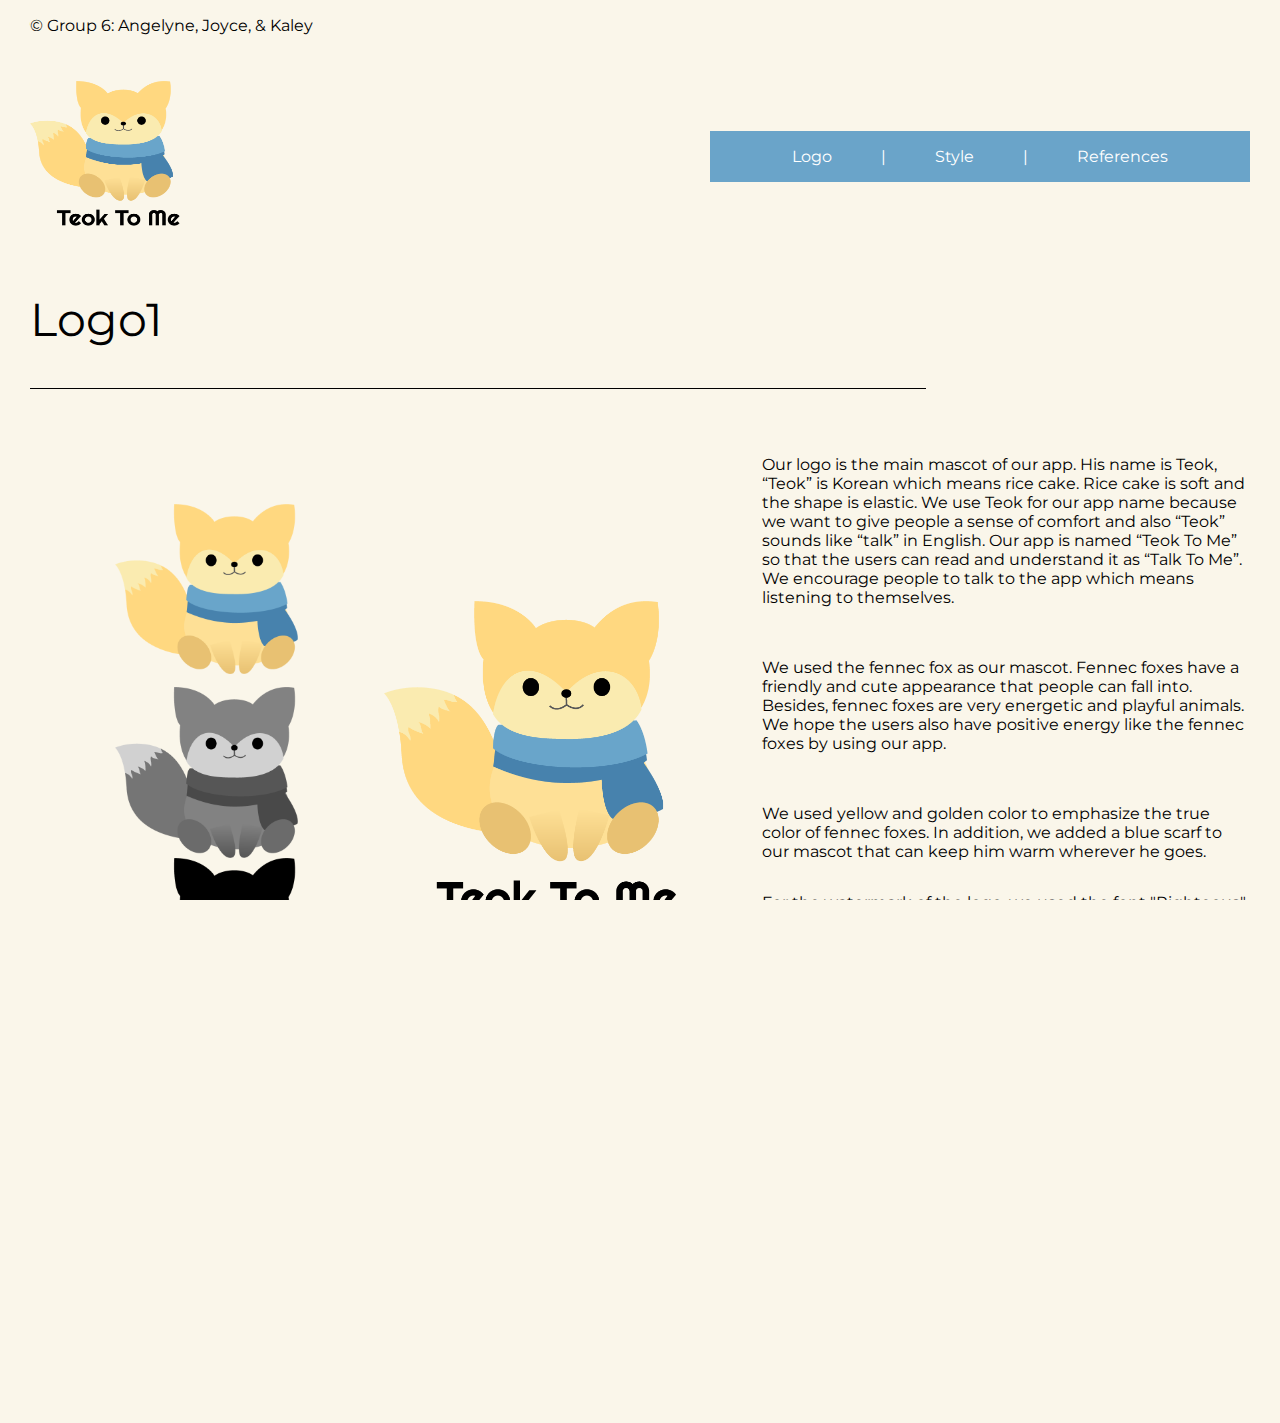
<file: index.html>
<!DOCTYPE html>
<html lang="en">

<head>
    <meta charset="UTF-8">
    <meta http-equiv="X-UA-Compatible" content="IE=edge">
    <meta name="viewport" content="width=device-width, initial-scale=1.0">
    <title>Teok to Me</title>

    <!-- google fonts here  -->
    <link rel="preconnect" href="https://fonts.googleapis.com">
<link rel="preconnect" href="https://fonts.gstatic.com" crossorigin>
<link href="https://fonts.googleapis.com/css2?family=Indie+Flower&family=Montserrat:wght@300;400;500&family=Righteous&display=swap" rel="stylesheet">
    <link rel="stylesheet" type="text/css" href="style.css">
</head>

<body>
    <header>
        <p class="group">© Group 6: Angelyne, Joyce, & Kaley</p>
        <div class="header">
            <div class="logo">
                <img class="logo-image" src="img/logo_watermark.png" alt="Teok to Me Logo">
                <h1></h1>
            </div>
            <div class="nav_container">
                <div class="nav">
                    <p><a href="index.html">Logo</a> | <a href="style.html">Style</a> | <a href="ref.html">References</a>
                    </p>
                </div>
            </div>
        </div>
    </header>

    <!-- main content here -->

    <div class="titles">
        <div class="title_text">Logo1</div>
        <div class="line"></div>
    </div>

    <div id="main">
        <div id="left" class="main_child">
            <div id="left_left">
                <div id="logo_colour">
                    <img src="./img/logo_color.png" alt="colour logo">
                </div>
                <div id="logo_white">
                    <img src="./img/logo_gray.png" alt="gray logo">
                </div>
                <div id="logo_white">
                    <img src="./img/logo_black.png" alt="white logo">
                </div>
            </div>
            <div id="left_right">
                <img id="logo_main" src="./img/logo_watermark.png" alt="main logo">
            </div>
        </div>
        <div id="right" class="main_child">
            <p>Our logo is the main mascot of our app. 
                His name is Teok, “Teok” is Korean which means rice cake. 
                Rice cake is soft and the shape is elastic. We use Teok for our app name because we want to give people a sense of comfort and also “Teok” sounds like “talk” in English.
                Our app is named “Teok To Me” so that the users can read and understand it as “Talk To Me”. 
                We encourage people to talk to the app which means listening to themselves. </p>
            <br>
            <p>We used the fennec fox as our mascot. 
                Fennec foxes have a friendly and cute appearance that people can fall into. 
                Besides, fennec foxes are very energetic and playful animals. 
                We hope the users also have positive energy like the fennec foxes by using our app. </p>
            <br>
            <p>We used yellow and golden color to emphasize the true color of fennec foxes. 
                In addition, we added a blue scarf to our mascot that can keep him warm wherever he goes.
            </p>
            <p>
                For the watermark of the logo, we used the font "Righteous". This font is special and eye catching, which is good to give a strong and memorable impression for users.
            </p>
            <p><strong>Rules: </strong><br>
                • logo size with watermark: width 198px, height 220px<br>
                • logo minimum size: width 74px, height 69px<br>
                • Watermark font: Righteous<br>
                • Watermark minimum size: width 63px, height 13px <br>
                </p>
        </div>
    </div>
    <div id="wordmark">
        <div id="stacked">
            <img src="./img/logo_watermark.png" alt="stacked logo">
            <div id="text1">vertical</div>
        </div>
        <div id="horizontal">
            <img src="./img/logo_watermarkhorizontal.png" alt="horizontal logo">
            <div id="text">horizontal</div>
        </div>
    </div>

    <footer>

        <div class="foot_div">
            <!-- <img class="rainbow-stripes" alt="decorative" src="images/rainbow-stripes.png"> -->
        </div>
    </footer>
</body>

</html>
</file>
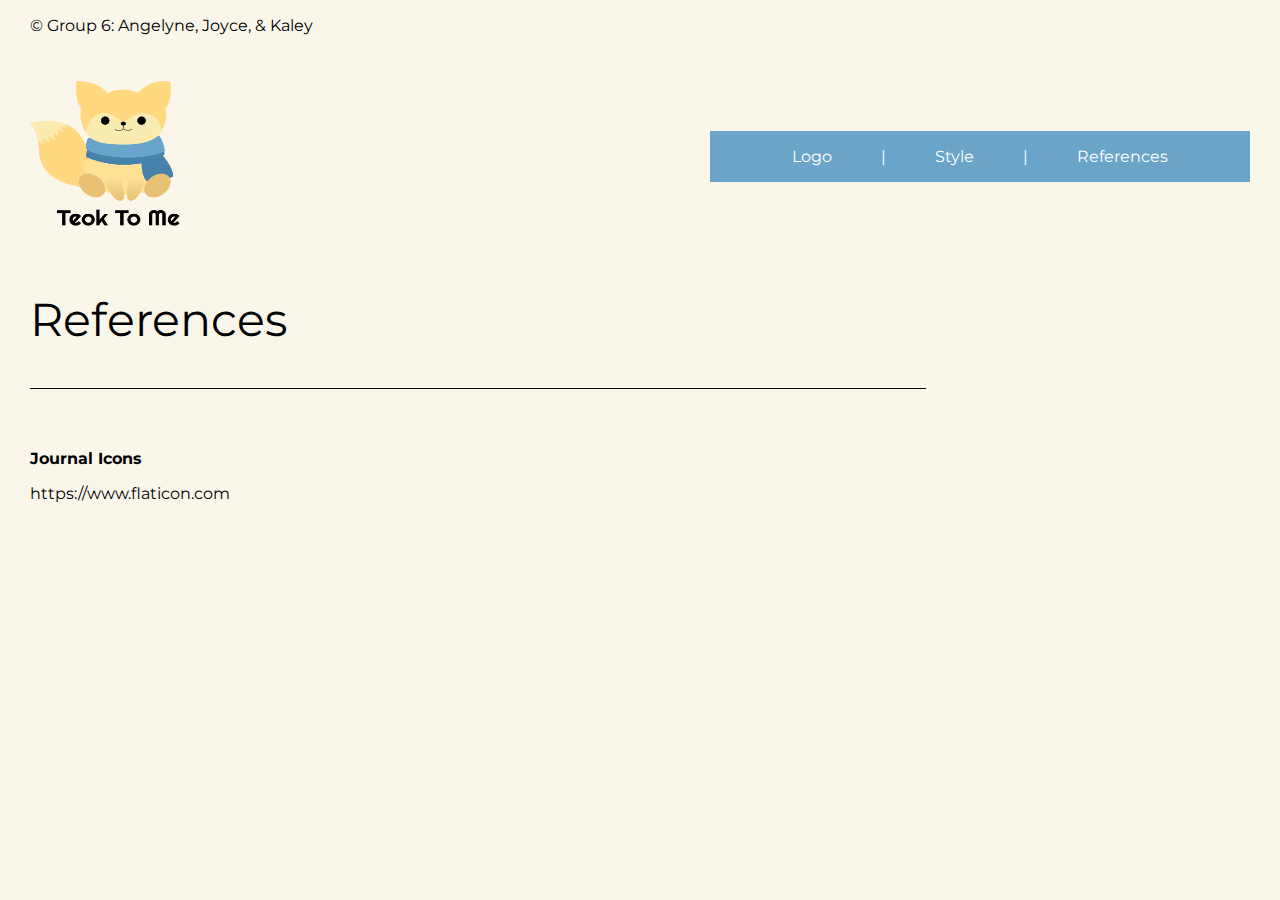
<file: ref.html>
<!DOCTYPE html>
<html lang="en">

<head>
  <meta charset="UTF-8">
  <meta http-equiv="X-UA-Compatible" content="IE=edge">
  <meta name="viewport" content="width=device-width, initial-scale=1.0">
  <title>Teok to Me</title>

  <!-- google fonts here  -->
  <link rel="preconnect" href="https://fonts.googleapis.com">
  <link rel="preconnect" href="https://fonts.gstatic.com" crossorigin>
  <link href="https://fonts.googleapis.com/css2?family=Indie+Flower&family=Montserrat:wght@300;400;500&family=Righteous&display=swap" rel="stylesheet">
  <link rel="stylesheet" type="text/css" href="style.css">
</head>

<body>
  <header>
    <p class="group">© Group 6: Angelyne, Joyce, & Kaley</p>
    <div class="header">
      <div class="logo">
        <img class="logo-image" src="./img/logo_watermark.png" alt="Teok to Me Logo">
        <h1></h1>
      </div>
      <div class="nav_container">
        <div class="nav">
          <p><a href="index.html">Logo</a> | <a href="style.html">Style</a> | <a href="ref.html">References</a>
        </div>
      </div>
    </div>
  </header>

  <div class="titles">
    <div class="title_text">References</div>
    <div class="line"></div>
  </div>

<div id="ref_journal">
  <p><strong>Journal Icons</strong></p>
  <a href="https://www.flaticon.com" id="ref">https://www.flaticon.com</a>
</div>


</body>

</html>
</file>
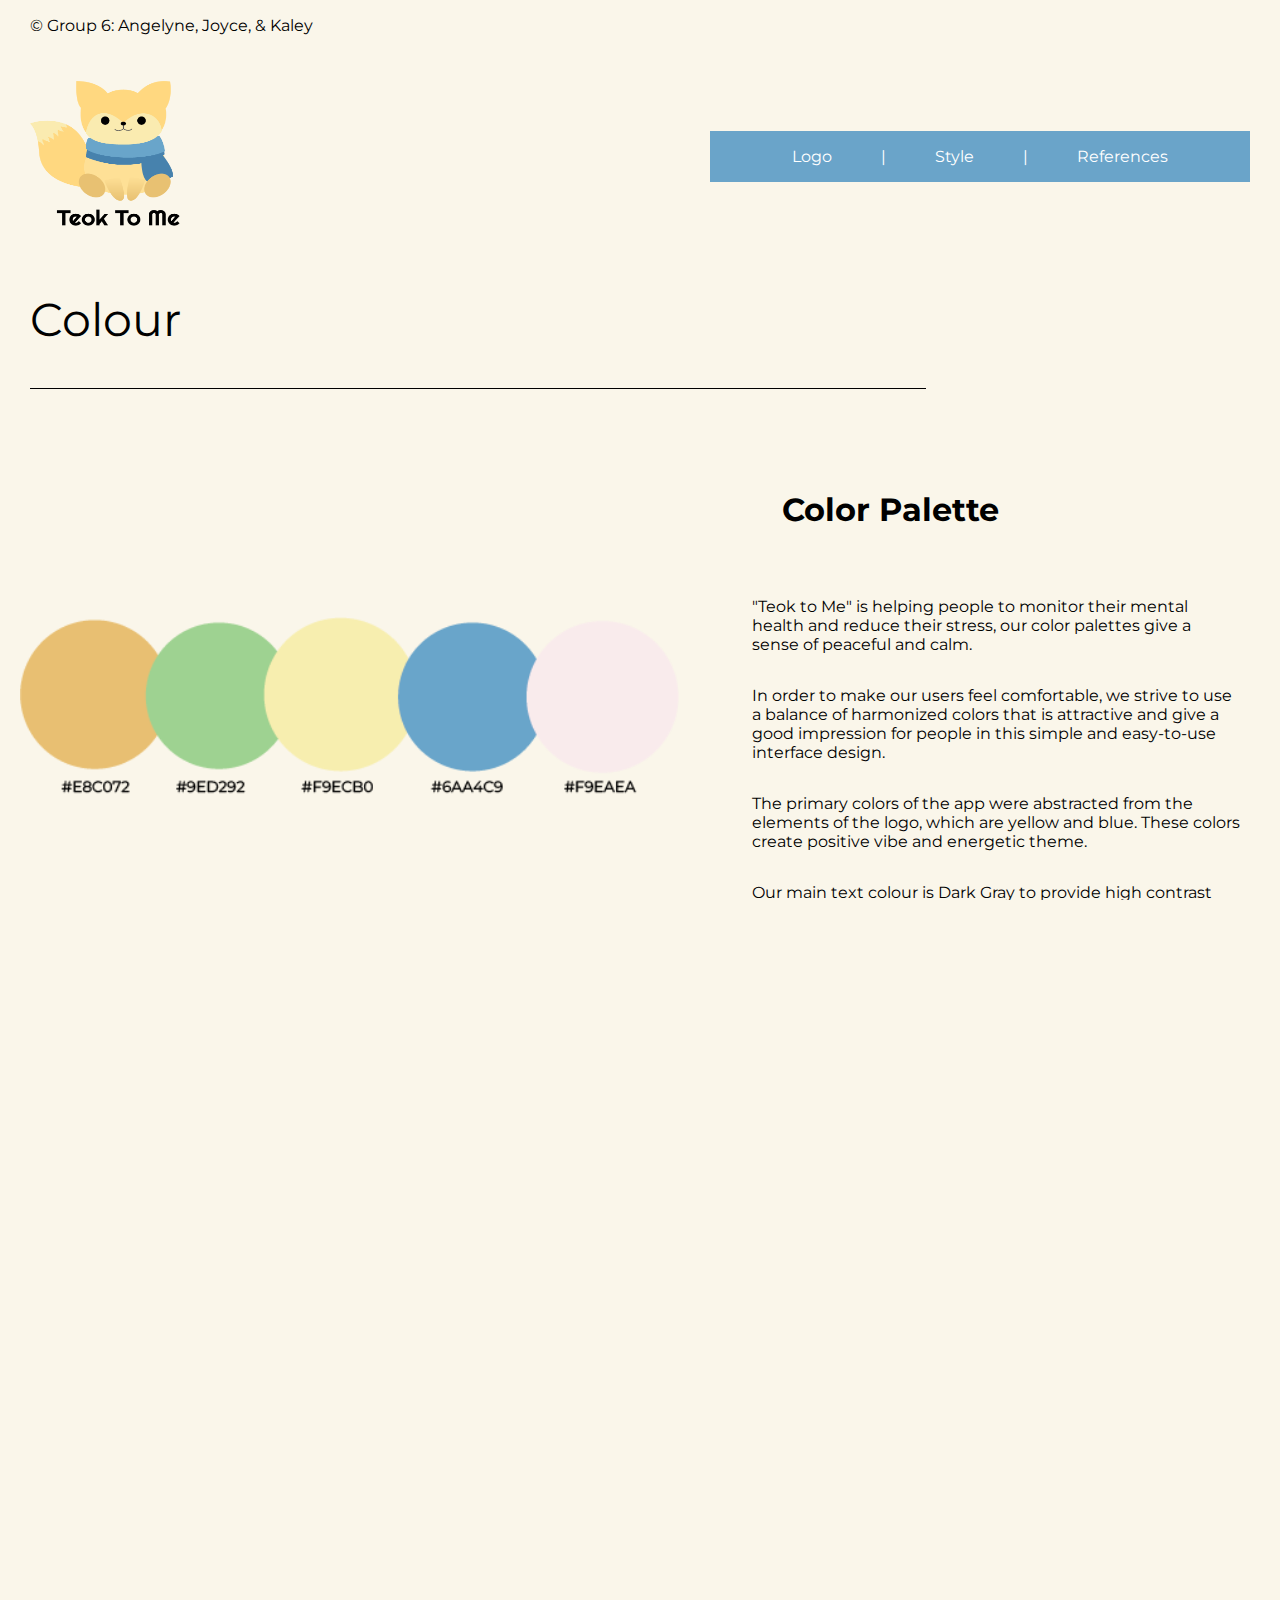
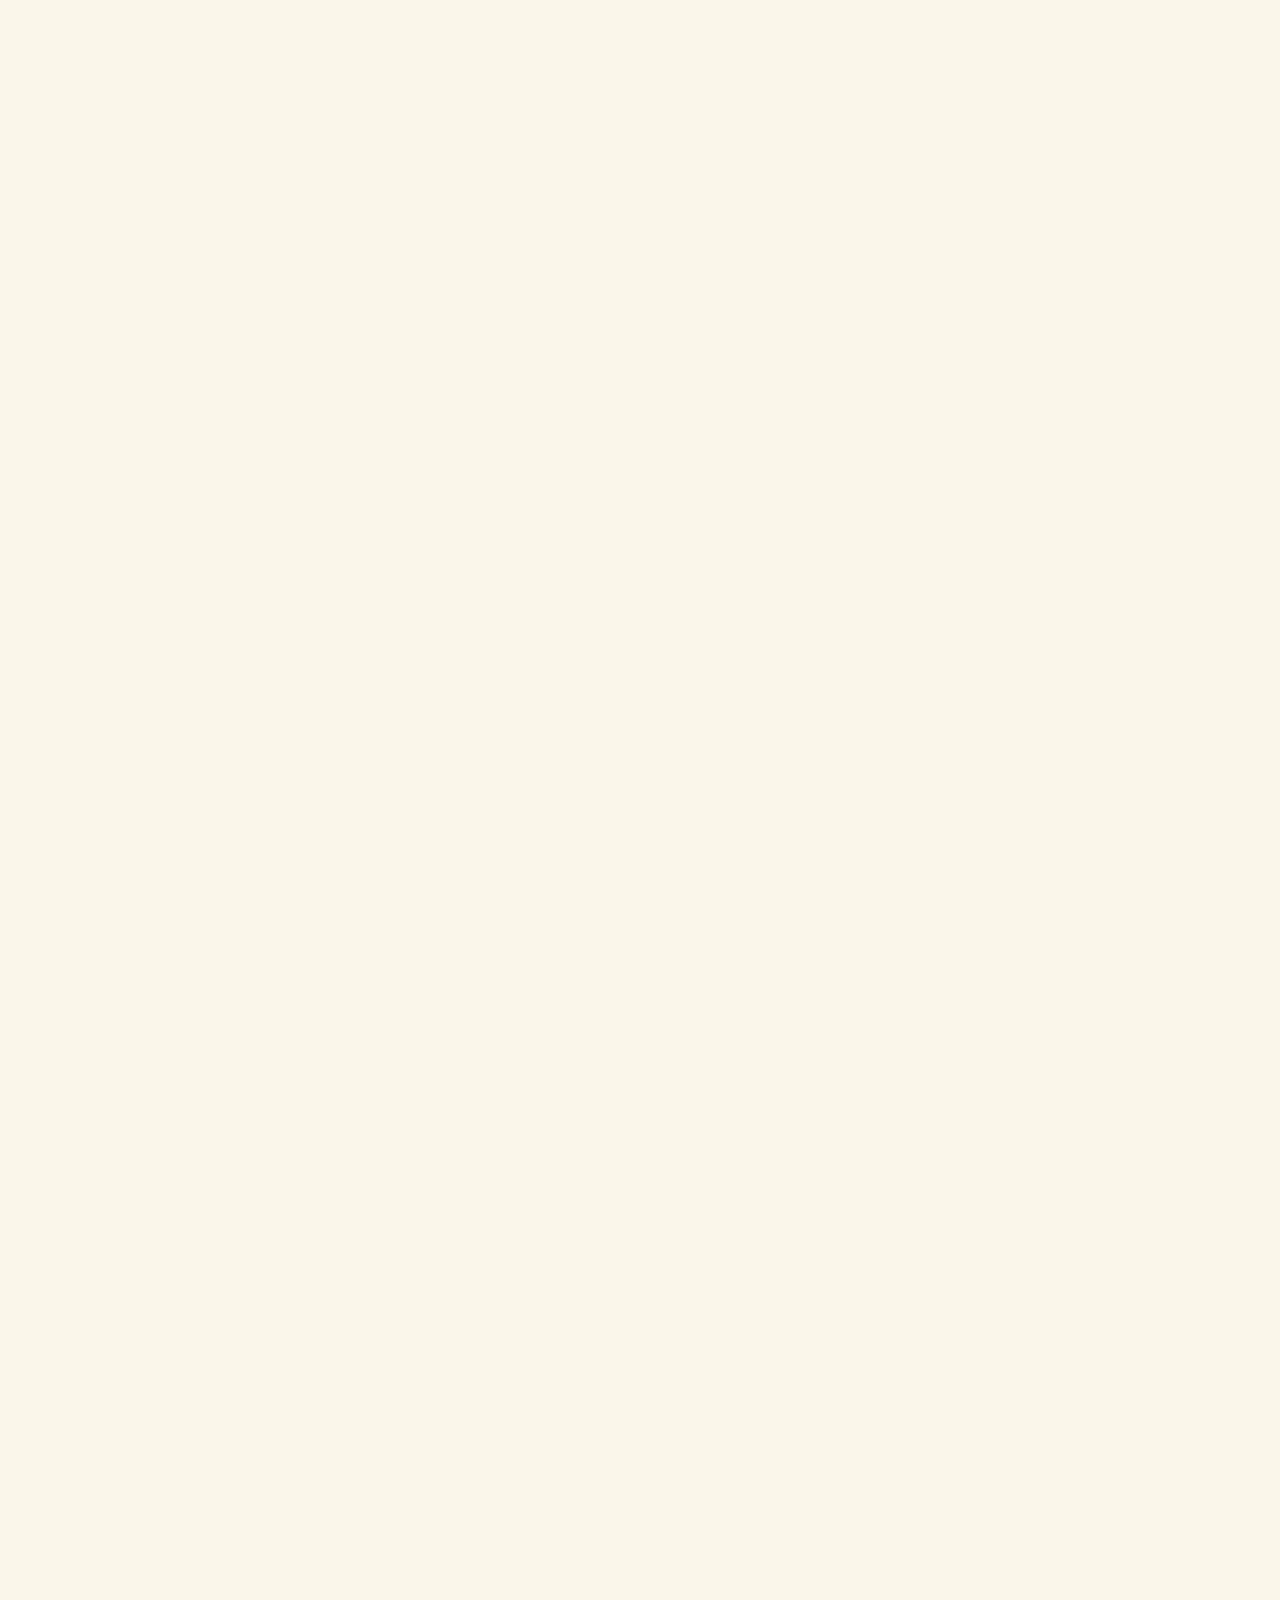
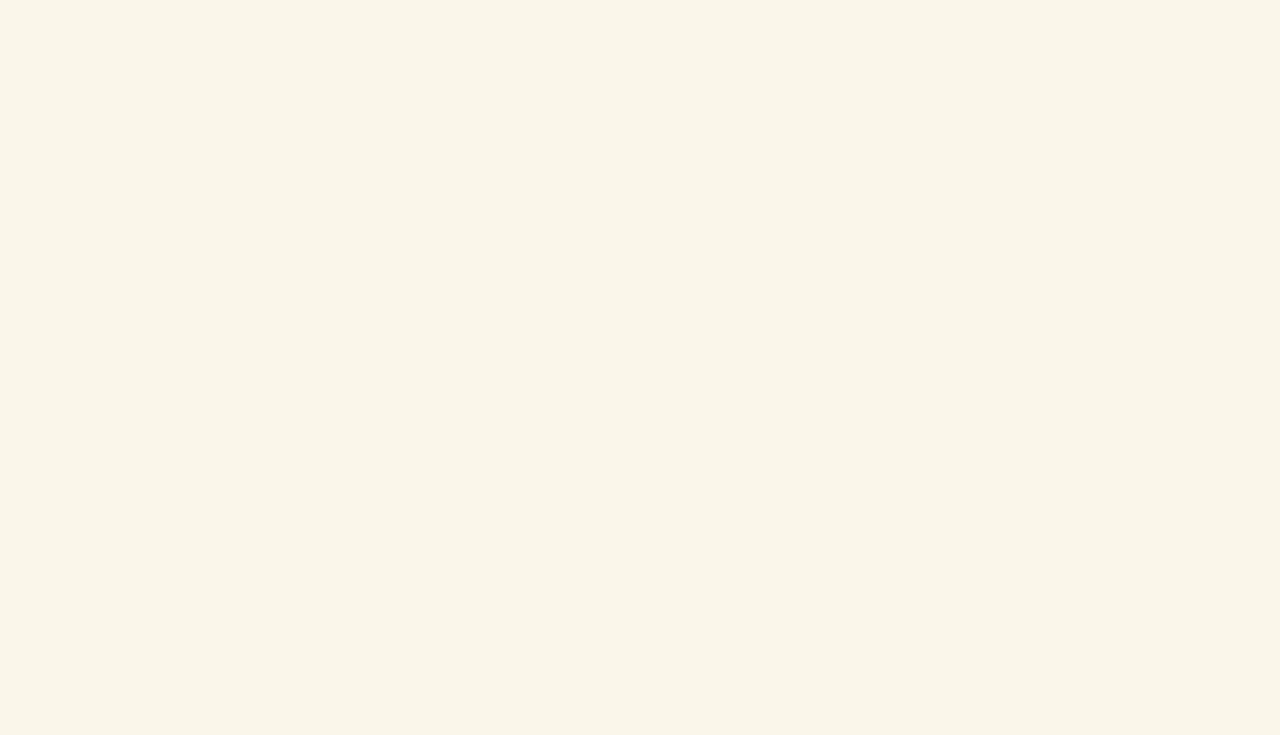
<file: style.html>
<!DOCTYPE html>
<html lang="en">

<head>
    <meta charset="UTF-8">
    <meta http-equiv="X-UA-Compatible" content="IE=edge">
    <meta name="viewport" content="width=device-width, initial-scale=1.0">
    <title>Teok to Me</title>

    <!-- google fonts here  -->
    <link rel="preconnect" href="https://fonts.googleapis.com">
<link rel="preconnect" href="https://fonts.gstatic.com" crossorigin>
<link href="https://fonts.googleapis.com/css2?family=Indie+Flower&family=Montserrat:wght@300;400;500&family=Righteous&display=swap" rel="stylesheet">
    <link rel="stylesheet" type="text/css" href="style.css">
</head>

<body>
    <header>
        <p class="group">© Group 6: Angelyne, Joyce, & Kaley</p>
        <div class="header">
            <div class="logo">
                <img class="logo-image" src="./img/logo_watermark.png" alt="Teok to Me Logo">
                <h1></h1>
            </div>
            <div class="nav_container">
                <div class="nav">
                    <p><a href="index.html">Logo</a> | <a href="style.html">Style</a> | <a href="ref.html">References</a>
                    </p>
                </div>
            </div>
        </div>
    </header>

    <!-- main content here -->

    <div class="titles">
        <div class="title_text">Colour</div>
        <div class="line"></div>
    </div>

    <div id="colour">
        <div id="colour_left" class="colour_child">
            <img src="./img/color_palette.png" alt="colour palette">
        </div>

        <div id="colour_right" class="colour_child">
            <h1>Color Palette</h1>
            <p>"Teok to Me" is helping people to monitor their mental health and reduce their stress, our color 
                palettes give a sense of peaceful and calm.</p>
                
            <p>In order to make our users feel comfortable, we strive to use a balance of harmonized colors 
                that is attractive and give a good impression for people in this simple and easy-to-use interface 
                design.</p>

            <p>The primary colors of the app were abstracted from the elements of the logo, which are yellow and blue. 
                These colors create positive vibe and energetic theme.</p>

            <p>Our main text colour is Dark Gray to provide high contrast with the light pink background of our app. We chose 
                this color for better readability. Dark Gray looks softer compared to Black, we want to deliver a more 
                relaxing vibe for users.</p>
        </div>
    </div>

    <div id="visual" class="color_child">
        <h1>Visual Examples</h1>

        <div id="visual_examples">

            <div id="hamburger_menu" class="visual">
                <img src="./img/hamburger Menu.png" alt="menu color">
                <p>Hamburger Menu Color</p>
            </div>

            <div id="background_color" class="visual">
                <img src="./img/backgroundcolor.png" alt="background color">
                <p>Background Color</p>
            </div>

            <div id="text_color" class="visual">
                <img src="./img/textcolor.png" alt="text color">
                <p>Text Color</p>
            </div>

            <div id="text_color" class="visual">
                <img src="./img/button_blue.png" alt="blue button color">
                <p>Button Color (Blue)</p>
            </div>

            <div id="text_color" class="visual">
                <img src="./img/button_green.png" alt="green button color">
                <p>Button Color (Green)</p>

            </div>
        </div>
    </div>

    <div class="titles_right">
        <div class="title_text">Typography</div>
        <div class="line_right"></div>
    </div>

    <div id="typography">
        <div id="typography_left" class="typography_child">
            <p>For the logo, we use "Righteous" as the wordmark. This font is special and eye catching which is good
                to give a strong and memorable impression for users.</p>
            <p>For the content of the app, we are using two main fonts, “Montserrat” and "Indie Flower".</p>
            <p>We aim to deliver a clear, eye catching and easy to read interface, we chose “Montserrat” as the 
                main font type, it is a sans-serif font which provides an expression of casual and simplicity.</p>
            <p>As there are some dialogues from our mascot "Teok", the font type in the dialogue is using “Indie 
                Flower” which looks like a handwriting font. It helps to increase the interactive elements 
                with users.</p>
        </div>
        <div id="typography_right" class="typography_child">
            <img src="./img/typography.png" alt="typography">
        </div>
    </div>



    <div id="font_cont">
        <div id="typeface">

            <div id="primary_font">
                <h2>Montserrat</h2>
                <p>Primary Typeface</p>
            </div>

            <div id="bold_font">
                <h2>Montserrat Bold</h2>
                <p>ABCDEFGHIJKLMNOPQRSTUVWXYZ</p>
                <p>abcdefghijklmnopqrstuvwxyz</p>
            </div>
        </div>

        <div id="textsize">

            <div id="font_des">
                <p>H1</p>
                <p>30px</p>
            </div>

            <div id="heading1">
                <p>Heading One</p>
            </div>

            <div id="font_des">
                <p>H2</p>
                <p>24px</p>
            </div>

            <div id="heading2">
                <p>Heading two</p>
            </div>

            <div id="font_des">
                <p>H3</p>
                <p>18px</p>
            </div>

            <div id="heading3">
                <p>Heading three</p>
            </div>

            <div id="font_des">
                <p>paragraph</p>
                <p>14px</p>
            </div>

            <div id="heading4">
                <p>paragraph</p>
            </div>

        </div>
    </div>

    <div id="font_cont2">
        <div id="typeface">

            <div id="dialogue_font">
                <h2>Indie Flower</h2>
                <p>Dialogue Typeface</p>
            </div>

            <div id="bold_font">
                <p>ABCDEFGHIJKLMNOPQRSTUVWXYZ</p>
                <p>abcdefghijklmnopqrstuvwxyz</p>
            </div>
        </div>

        <div id="textsize">

            <div id="font_des">
                <p>H1</p>
                <p>30px</p>
            </div>

            <div id="heading5">
                <p>Heading One</p>
            </div>
        </div>
    </div>


    <div class="titles">
        <div class="title_text">Iconography</div>
        <div class="line"></div>
    </div>

    <div id="iconography">
        <div id="icon_left" class="icon_child">
            <img src="./img/teokSad.svg" alt="Teok Sad Icon">
            <img src="./img/teokOk.svg" alt="Teok Ok Icon">
            <img src="./img/teokHappy.svg" alt="Teok Happy Icon">
            <img src="./img/iconJournal.png" alt="Journal Icons">
        </div>
        <div id="icon_right" class="icon_child">
            <p>For our iconography, the Teok mood icons are for the quizzes, and the icons withn the white box are the
                 icons for the journal function. For the mood icons, we wanted to match the style of the main logo
                 and went with no outline strokes and mainly fill colours. </p>

            <p>The mood icons have colours which correspond to the facial expressions. We went 
                with semi warm colours that would be pleasing to the eye but envoke a strong feeling.
            </p>

            <p>For the journal icons, we went with stoke only to help the elements stand out. 
                Aside from the tools, the colour picker and sticker option have a fill to contrast the tools.
            </p>
            <p>The fill of the colour picker will change depending on the colour that is currently in use.</p>
            <p>There will be text below each icon to enhance the understanding of each function.</p>
            <p><strong>Rules: </strong><br>
                • Mood icons are 58px x 44px <br>
                • All Iconography includes 10px bottom margin <br>
                • Journal icons will be all strokes except for the Teok sticker 
                function and the colour select
            </p>
        </div>
    </div>


    

    <footer>

    </footer>
</body>

</html>
</file>
<file: style.css>
html, body {
    margin: 0;
    width: 100vw;
    max-width: 100vw;
    height: 100vh;
    overflow-x: hidden;
    background-color: #faf6ea;
    font-family: 'Montserrat', sans-serif;
}


.header {
    display: flex;
    flex-direction: row;
    top: 0;
    left:0;
    align-items: center;
    padding: 10px;
}

.logo {
    display: flex;
    justify-content: flex-start;
    width: 50%;
    padding: 20px;
}

.logo-image {
    width: 150px;
    height: 150px;
    margin-right: 15px;
}

h1 {
    font-size: 64px;
}

.nav_container {
    display: flex;
    justify-content: flex-end;
    align-items: flex-end;
    width: 100%;
    margin-right: 20px;
    min-width: 700px;
}

.nav {
    display: flex;
    justify-content: center;
    padding-left: 30px;
    padding-right: 30px;
    background-color: #6AA4c9;
    color: white;
    width: 60%;
    max-width: 100%;
    text-align: center;
    word-spacing: 3.5vmax;
}

.group{
    text-align: left;
    padding-left: 30px;
    color: black;
}

a{
    color: white;
    text-decoration: none;
}

.titles {
    display: flex;
    flex-direction: column;
    align-items: flex-start;
    justify-content: left;
    width: 100%;
    font-size: 46px;
    padding: 30px;
}

.titles_right {
    display: flex;
    flex-direction: column;
    align-items: flex-end;
    position: relative;
    right: 50px;
    justify-content: right;
    width: 100%;
    font-size: 46px;
    padding: 30px;
}

.line {
    display: flex;
    width: 70vw;
    height: 1px;
    background-color: black;
    margin-top: 40px;
}

.line_right {
    display: flex;
    justify-content: flex-end;
    width: 70vw;
    height: 1px;
    background-color: black;
    margin-top: 40px;
}

#main {
    display: flex;
    flex-direction: row;
    width: 100%;
    justify-content: center;
    align-items: center;
    padding-top: 20px;
    padding-bottom: 20px;
}

.main_child {
    display: flex;
}

#left {
    width: 60%;
    display: flex;
    flex-direction: row;
    justify-content: space-evenly;
    align-items: center;
    padding-left: 30px;
}

#left_left {
    display: flex;
    flex-direction: column;
    justify-content: center;
    width: 25%;
    height: 100%;
    padding: 20px;
}


#left_left img {
    width: 100%;
    height: 100%;
    object-fit: cover;
    overflow: hidden;
}

#logo_colour, #logo_white {
    display: flex;
    justify-content: space-between;
    align-items: center;
}

#logo_colour {
    margin-bottom: 13px;
}

#left_right {
    width: 40%;
    height: 100%;
    padding: 20px 20px 20px 0px;
}

#left_right img {
    width: 100%;
    height: 100%;
    object-fit: cover;
    overflow: hidden;
}

#right {
    width: 40%;
    display: flex;
    flex-direction: column;
    padding-right: 30px;
}
#stacked, #horizontal {
    display: flex;
    flex-direction: column;
    margin: 15px;
}
#text {
    margin: 40px;
    left: 20px;

}
#text1 {
    margin: 10px;
}
#horizontal {
    margin: 45px;

}
#wordmark {
    display: flex;
    justify-content: center;
    align-items: flex-start;
    flex-direction: row;
    width: 30%;
    padding: 40px;
}

#stacked img {
    width: 80%;
    height: 100%;
    object-fit: contain;
    overflow: hidden;
    margin-right: 30px;
} 

#horizontal img {
    width: 80%;
    height: 85%;
    object-fit: contain;
    overflow: hidden;
}

footer{
    bottom: 0;
    right: 0;
    display: flex;
    justify-content: flex-end;
    margin-top: -250px;
}

.foot_div {
    display: flex;
    justify-content: flex-end;
    width: 100%;
}

.rainbow-stripes {
    width: 25%;
}

/* style html */


#colour, #typography, #iconography, #graphics {
    display: flex;
    flex-direction: row;
    justify-content: center;
    padding: 20px;
    margin-right: 20px;
}

.colour_child {
    display: flex;
}

#colour_right {
    width: 40%;
    display: flex;
    flex-direction: column;
    justify-content: center;
}

#colour_left {
    width: 60%;
}


#colour img, #typography img, #graphics img, #type_rules img {
    width: 100%;
    height: 100%;
    object-fit: cover;
    overflow: hidden;
}

#colour_left img {
    width: 90%;
    object-fit: contain;
    overflow: auto
}

#visual {
    justify-content: center;
    padding: 40px;
}

.visual {
    padding:50px;
}

#visual_examples {
    display: flex;
    flex-direction: row;
    justify-content: center;
    align-items: center;
    padding: 40px;
    margin-right: 20px;
    text-align: center;
}

#visual_examples p {
    text-align: center;
}

#hamburger_menu img {
    height:280px;
}


h1 {
    font-size: 32px;
    padding: 30px;
}


#typography_child, #icon_child, #graphics_child {
    display: flex;
}

#typography_left {
    width: 50%;
    padding-left: 40px;
    display: flex;
    flex-direction: column;
    justify-content: center;
}

#typography_right {
    width: 50%;
    margin-right: 20px;
    display: flex;
    flex-direction: column;
    justify-content: center;
    padding-left: 150px;
}

#typography_child {
    justify-content: center;
    align-items: center;
}

#typography_right img {
    width:60%;
}

#font_title {
    display:flex;
    flex-direction: row;
}

#font_cont,
#font_cont2 {
    display:flex;
    flex-direction: row;
    margin-left:50px;
    margin-top: 50px;
    margin-bottom: 70px;
}

#font_cont2 {
    font-family: 'Indie Flower', cursive;
    font-size: 24px;
}

#typeface > p,
#textsize > p {
    font-size:38px;
}

#typeface,
#font_title,
#textsize_title {
    width:500px;
}

#textsize {
	display: grid;
	grid-template-rows: 80px 80px 80px;
	grid-template-columns: 150px 150px;
    align-items: center;
    width:500px;
}

#heading1,
#heading2,
#heading3,
#heading4,
#heading5 {
    width:350px;
}

#font_des {
    width:500px;
}

#heading1 p {
    font-size: 30px;
    vertical-align: text-top;
}

#heading2 p {
    font-size: 24px;
    vertical-align: text-top;
}

#heading3 p {
    font-size: 18px;
    vertical-align: text-top;
}

#heading4 p {
    font-size: 14px;
    vertical-align: text-top;
}

#heading5 p {
    font-size: 30px;
    vertical-align: text-top;
}


#icon_left {
    flex-direction: row;
    width: 30%;
    margin-left: 60px;
    margin-right: 100px;
}

#iconography img {
    width: 50%;
    object-fit: cover;
    overflow: hidden;
    margin: 5px;
}

#icon_right {
    display: flex;
    flex-direction: column;
    justify-content: center;
    width: 50%;
}

#graphics_right {
    display: flex;
    width: 50%;
}

#graphics_left {
    display: flex;
    flex-direction: column;
    justify-content: center;
    margin-right: 40px;
    width: 40%;
}

#page2_foot {
    margin-top: 100px;
}


/* Page 3 */

#content {
    width: 800px;
    margin: auto;
    height: 100%;
    display: flex;
    align-items: center;
  }

#ref_journal {
    margin: 30px;
}

#ref {
    color: black;
}
</file>
